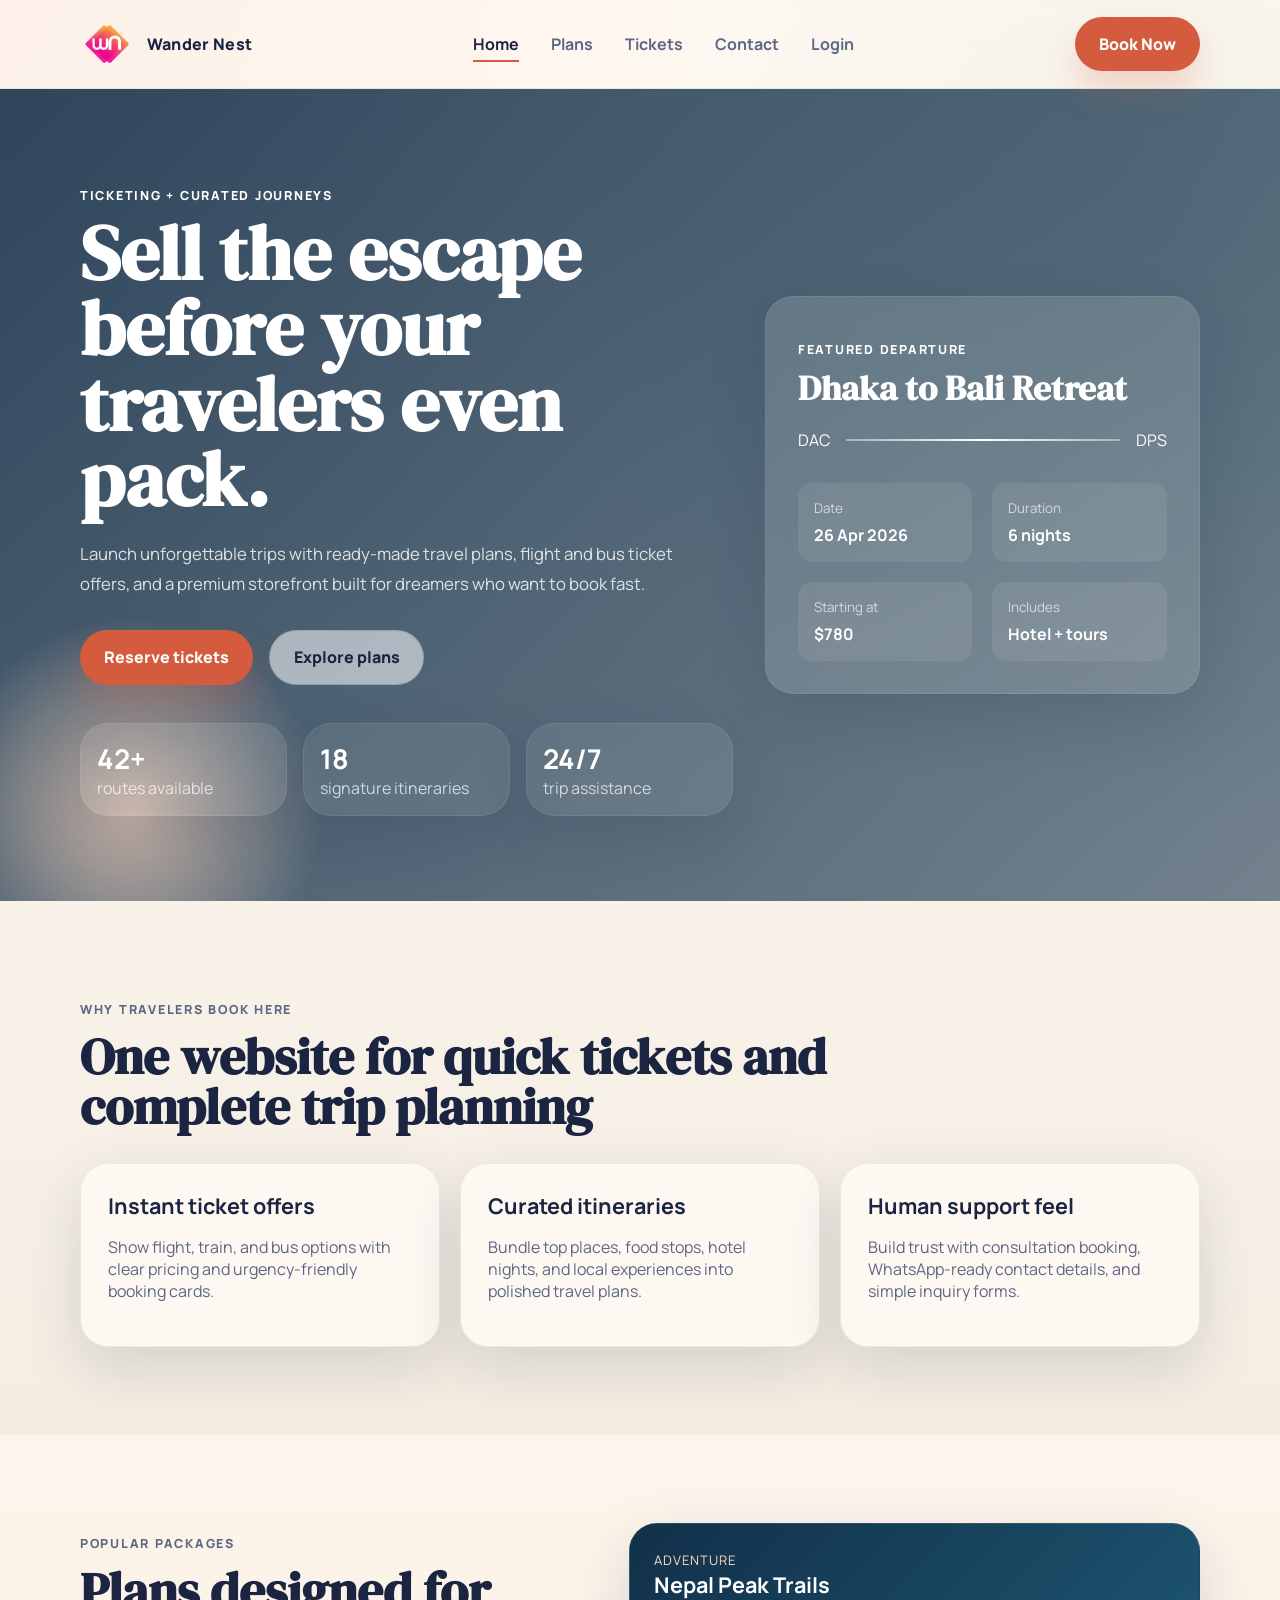
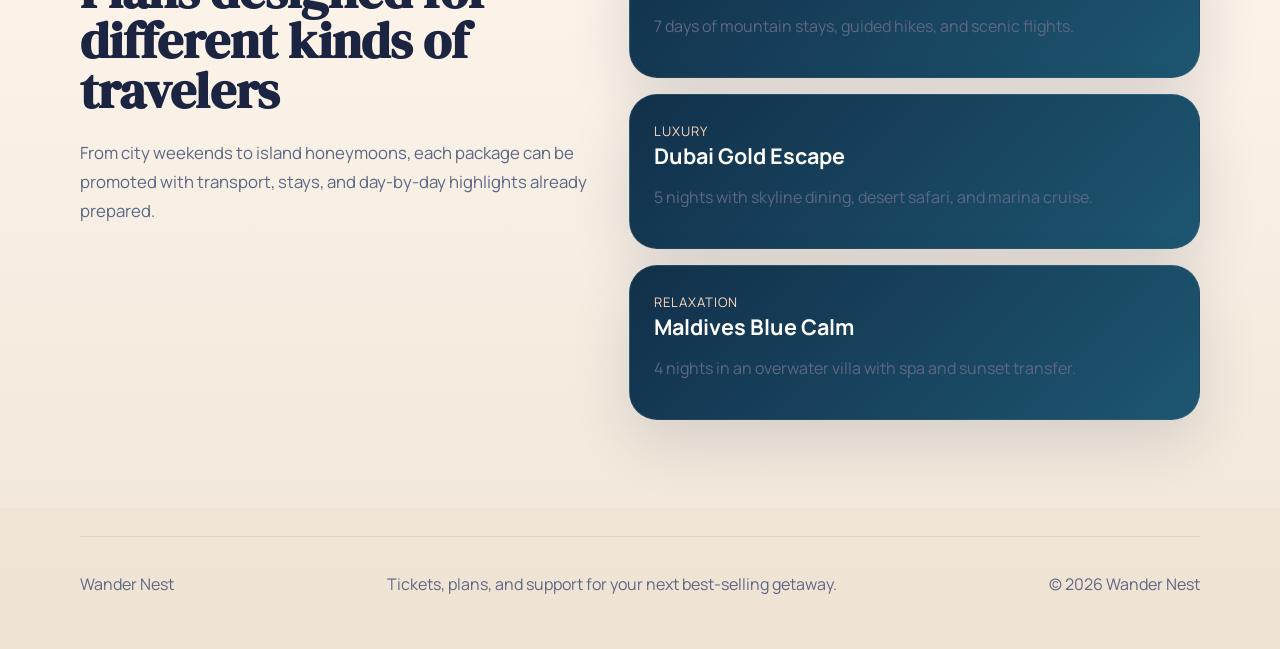
<file: index.html>
<!DOCTYPE html>
<html lang="en">
<head>
    <meta charset="UTF-8">
    <meta name="viewport" content="width=device-width, initial-scale=1.0">
    <title>Wander Nest | Tickets and Travel Plans</title>
    <link rel="preconnect" href="https://fonts.googleapis.com">
    <link rel="preconnect" href="https://fonts.gstatic.com" crossorigin>
    <link href="https://fonts.googleapis.com/css2?family=DM+Serif+Display:ital@0;1&family=Manrope:wght@400;500;600;700;800&display=swap" rel="stylesheet">
    <link rel="stylesheet" href="index.css">
</head>
<body data-page="home">
    <header class="site-header">
        <div class="container nav-shell">
            <a class="brand" href="index.html">
                <img src="Website-logo.png" alt="Wander Nest logo">
                <span>Wander Nest</span>
            </a>
            <button class="menu-toggle" type="button" aria-label="Toggle menu" aria-expanded="false">Menu</button>
            <nav class="site-nav">
                <a href="index.html" data-nav="home">Home</a>
                <a href="destinations.html" data-nav="destinations">Plans</a>
                <a href="tickets.html" data-nav="tickets">Tickets</a>
                <a href="contact.html" data-nav="contact">Contact</a>
                <a href="login.html">Login</a>
            </nav>
            <a class="nav-cta" href="tickets.html">Book Now</a>
        </div>
    </header>

    <main>
        <section class="hero">
            <div class="container hero-grid">
                <div class="hero-copy reveal">
                    <p class="eyebrow">Ticketing + curated journeys</p>
                    <h1>Sell the escape before your travelers even pack.</h1>
                    <p class="hero-text">
                        Launch unforgettable trips with ready-made travel plans, flight and bus ticket offers, and a premium storefront built for dreamers who want to book fast.
                    </p>
                    <div class="hero-actions">
                        <a class="button button-primary" href="tickets.html">Reserve tickets</a>
                        <a class="button button-secondary" href="destinations.html">Explore plans</a>
                    </div>
                    <ul class="hero-stats">
                        <li><strong>42+</strong><span>routes available</span></li>
                        <li><strong>18</strong><span>signature itineraries</span></li>
                        <li><strong>24/7</strong><span>trip assistance</span></li>
                    </ul>
                </div>
                <div class="hero-panel reveal">
                    <div class="glass-card booking-preview">
                        <p class="mini-label">Featured departure</p>
                        <h2>Dhaka to Bali Retreat</h2>
                        <div class="route-line">
                            <span>DAC</span>
                            <div></div>
                            <span>DPS</span>
                        </div>
                        <div class="preview-grid">
                            <article>
                                <span>Date</span>
                                <strong>26 Apr 2026</strong>
                            </article>
                            <article>
                                <span>Duration</span>
                                <strong>6 nights</strong>
                            </article>
                            <article>
                                <span>Starting at</span>
                                <strong>$780</strong>
                            </article>
                            <article>
                                <span>Includes</span>
                                <strong>Hotel + tours</strong>
                            </article>
                        </div>
                    </div>
                </div>
            </div>
        </section>

        <section class="section">
            <div class="container">
                <div class="section-head reveal">
                    <p class="eyebrow">Why travelers book here</p>
                    <h2>One website for quick tickets and complete trip planning</h2>
                </div>
                <div class="feature-grid">
                    <article class="info-card reveal">
                        <h3>Instant ticket offers</h3>
                        <p>Show flight, train, and bus options with clear pricing and urgency-friendly booking cards.</p>
                    </article>
                    <article class="info-card reveal">
                        <h3>Curated itineraries</h3>
                        <p>Bundle top places, food stops, hotel nights, and local experiences into polished travel plans.</p>
                    </article>
                    <article class="info-card reveal">
                        <h3>Human support feel</h3>
                        <p>Build trust with consultation booking, WhatsApp-ready contact details, and simple inquiry forms.</p>
                    </article>
                </div>
            </div>
        </section>

        <section class="section section-warm">
            <div class="container split-layout">
                <div class="reveal">
                    <p class="eyebrow">Popular packages</p>
                    <h2>Plans designed for different kinds of travelers</h2>
                    <p class="section-copy">
                        From city weekends to island honeymoons, each package can be promoted with transport, stays, and day-by-day highlights already prepared.
                    </p>
                </div>
                <div class="package-stack reveal">
                    <article class="package-card">
                        <span>Adventure</span>
                        <h3>Nepal Peak Trails</h3>
                        <p>7 days of mountain stays, guided hikes, and scenic flights.</p>
                    </article>
                    <article class="package-card">
                        <span>Luxury</span>
                        <h3>Dubai Gold Escape</h3>
                        <p>5 nights with skyline dining, desert safari, and marina cruise.</p>
                    </article>
                    <article class="package-card">
                        <span>Relaxation</span>
                        <h3>Maldives Blue Calm</h3>
                        <p>4 nights in an overwater villa with spa and sunset transfer.</p>
                    </article>
                </div>
            </div>
        </section>
    </main>

    <footer class="site-footer">
        <div class="container footer-shell">
            <p>Wander Nest</p>
            <p>Tickets, plans, and support for your next best-selling getaway.</p>
            <p>&copy; <span id="year"></span> Wander Nest</p>
        </div>
    </footer>

    <script src="t-script.js"></script>
</body>
</html>
</file>
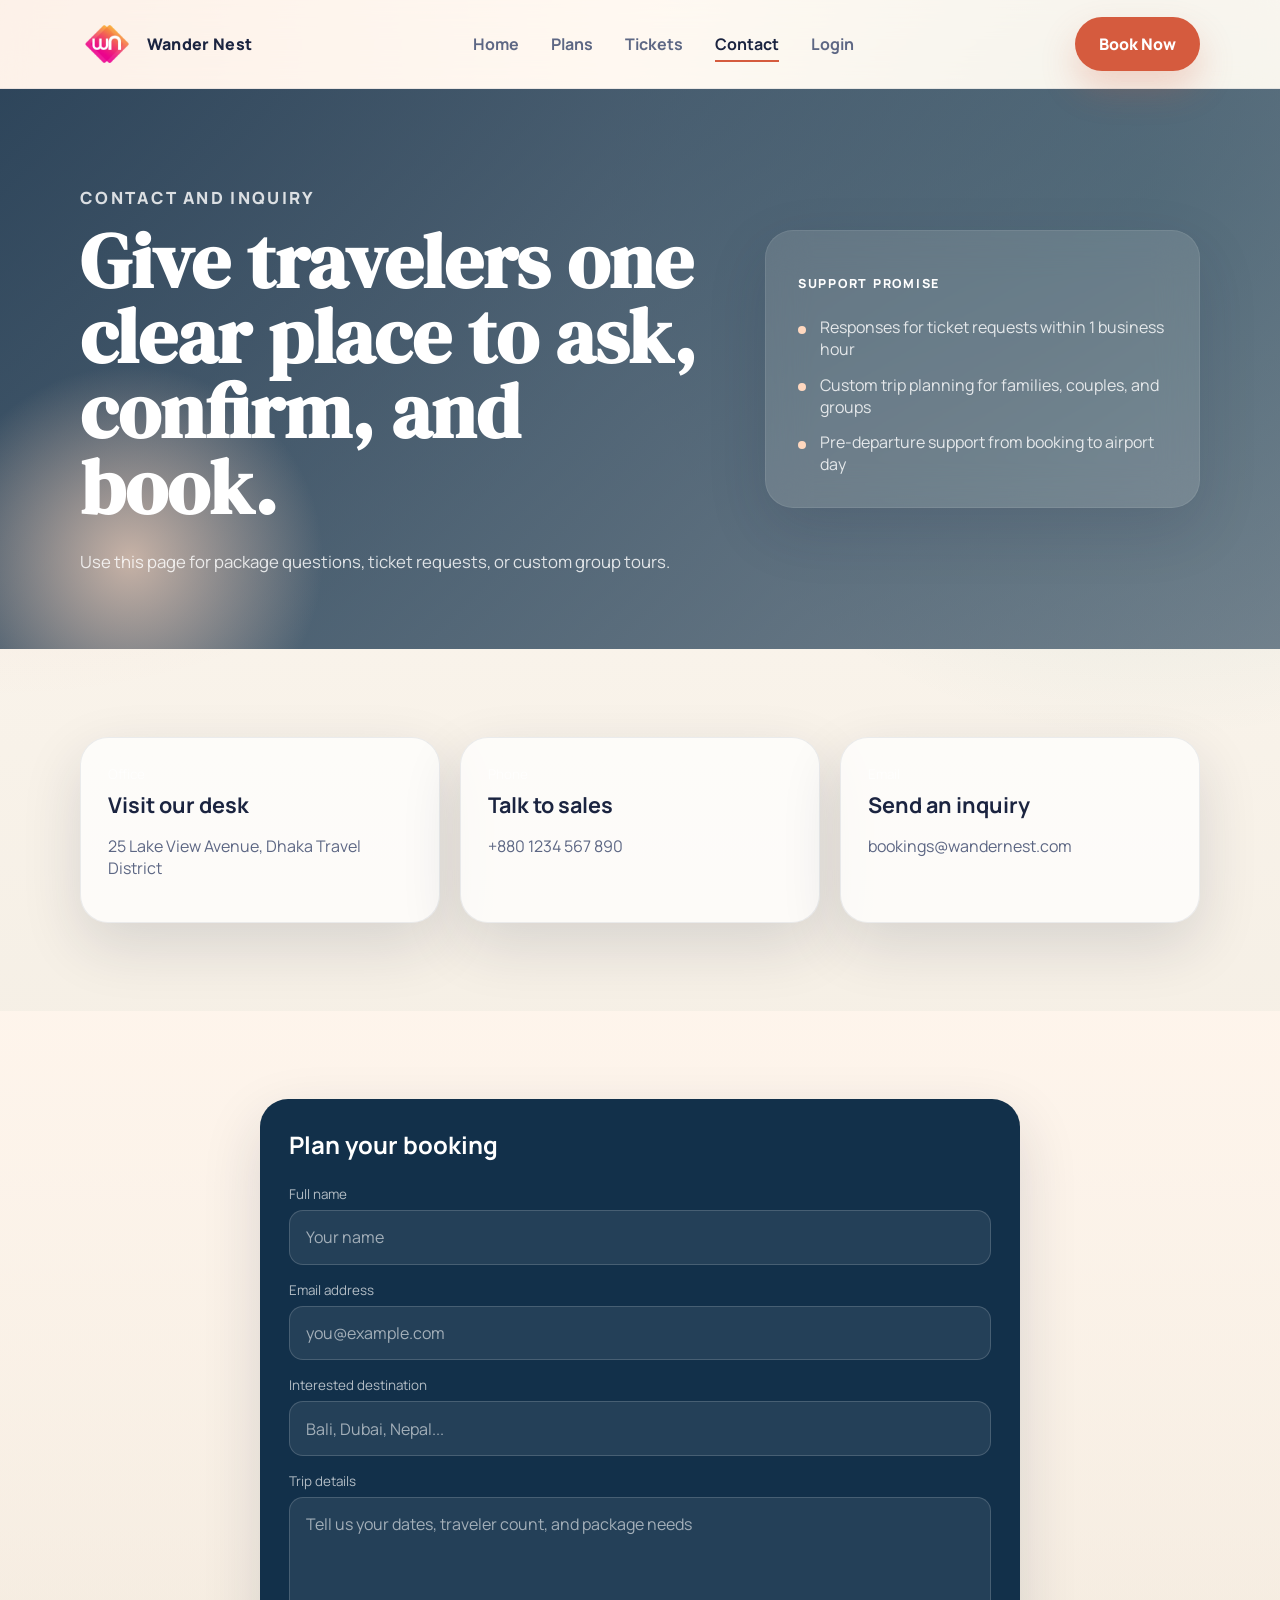
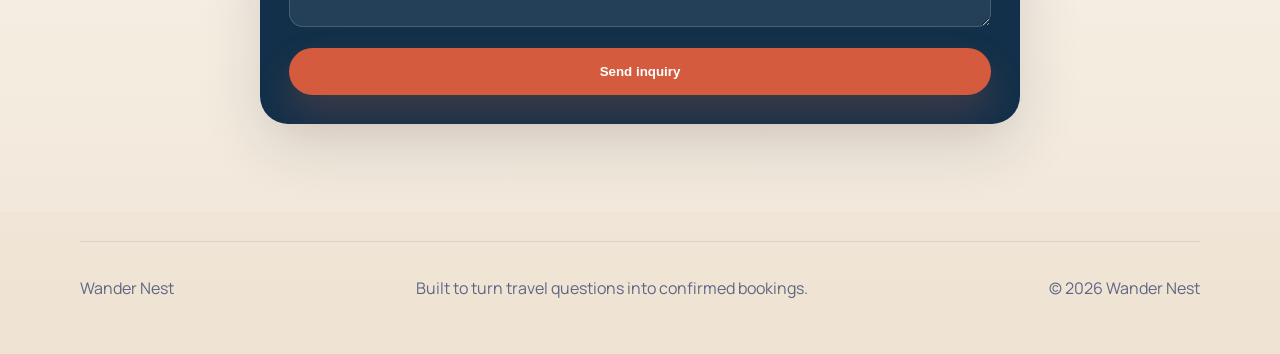
<file: contact.html>
<!DOCTYPE html>
<html lang="en">
<head>
    <meta charset="UTF-8">
    <meta name="viewport" content="width=device-width, initial-scale=1.0">
    <title>Wander Nest | Contact</title>
    <link rel="preconnect" href="https://fonts.googleapis.com">
    <link rel="preconnect" href="https://fonts.gstatic.com" crossorigin>
    <link href="https://fonts.googleapis.com/css2?family=DM+Serif+Display:ital@0;1&family=Manrope:wght@400;500;600;700;800&display=swap" rel="stylesheet">
    <link rel="stylesheet" href="contact.css">
</head>
<body data-page="contact">
    <header class="site-header">
        <div class="container nav-shell">
            <a class="brand" href="index.html">
                <img src="Website-logo.png" alt="Wander Nest logo">
                <span>Wander Nest</span>
            </a>
            <button class="menu-toggle" type="button" aria-label="Toggle menu" aria-expanded="false">Menu</button>
            <nav class="site-nav">
                <a href="index.html" data-nav="home">Home</a>
                <a href="destinations.html" data-nav="destinations">Plans</a>
                <a href="tickets.html" data-nav="tickets">Tickets</a>
                <a href="contact.html" data-nav="contact">Contact</a>
                <a href="login.html">Login</a>
            </nav>
            <a class="nav-cta" href="tickets.html">Book Now</a>
        </div>
    </header>

    <main>
        <section class="page-hero">
            <div class="container page-hero-grid">
                <div class="page-hero-copy reveal">
                    <p class="eyebrow">Contact and inquiry</p>
                    <h1>Give travelers one clear place to ask, confirm, and book.</h1>
                    <p>Use this page for package questions, ticket requests, or custom group tours.</p>
                </div>
                <div class="glass-card reveal">
                    <p class="mini-label">Support promise</p>
                    <ul class="bullet-list">
                        <li>Responses for ticket requests within 1 business hour</li>
                        <li>Custom trip planning for families, couples, and groups</li>
                        <li>Pre-departure support from booking to airport day</li>
                    </ul>
                </div>
            </div>
        </section>

        <section class="section">
            <div class="container contact-grid">
                <article class="contact-card reveal">
                    <span>Office</span>
                    <h3>Visit our desk</h3>
                    <p>25 Lake View Avenue, Dhaka Travel District</p>
                </article>
                <article class="contact-card reveal">
                    <span>Phone</span>
                    <h3>Talk to sales</h3>
                    <p>+880 1234 567 890</p>
                </article>
                <article class="contact-card reveal">
                    <span>Email</span>
                    <h3>Send an inquiry</h3>
                    <p>bookings@wandernest.com</p>
                </article>
            </div>
        </section>

        <section class="section section-warm">
            <div class="container" style="max-width: 760px;">
                <form class="form-shell reveal">
                    <h3>Plan your booking</h3>
                    <div class="form-grid">
                        <div>
                            <label for="name">Full name</label>
                            <input id="name" type="text" placeholder="Your name">
                        </div>
                        <div>
                            <label for="email">Email address</label>
                            <input id="email" type="email" placeholder="you@example.com">
                        </div>
                        <div>
                            <label for="destination">Interested destination</label>
                            <input id="destination" type="text" placeholder="Bali, Dubai, Nepal...">
                        </div>
                        <div>
                            <label for="message">Trip details</label>
                            <textarea id="message" placeholder="Tell us your dates, traveler count, and package needs"></textarea>
                        </div>
                        <button class="button button-primary" type="submit">Send inquiry</button>
                    </div>
                </form>
            </div>
        </section>
    </main>

    <footer class="site-footer">
        <div class="container footer-shell">
            <p>Wander Nest</p>
            <p>Built to turn travel questions into confirmed bookings.</p>
            <p>&copy; <span id="year"></span> Wander Nest</p>
        </div>
    </footer>

    <script src="t-script.js"></script>
</body>
</html>
</file>
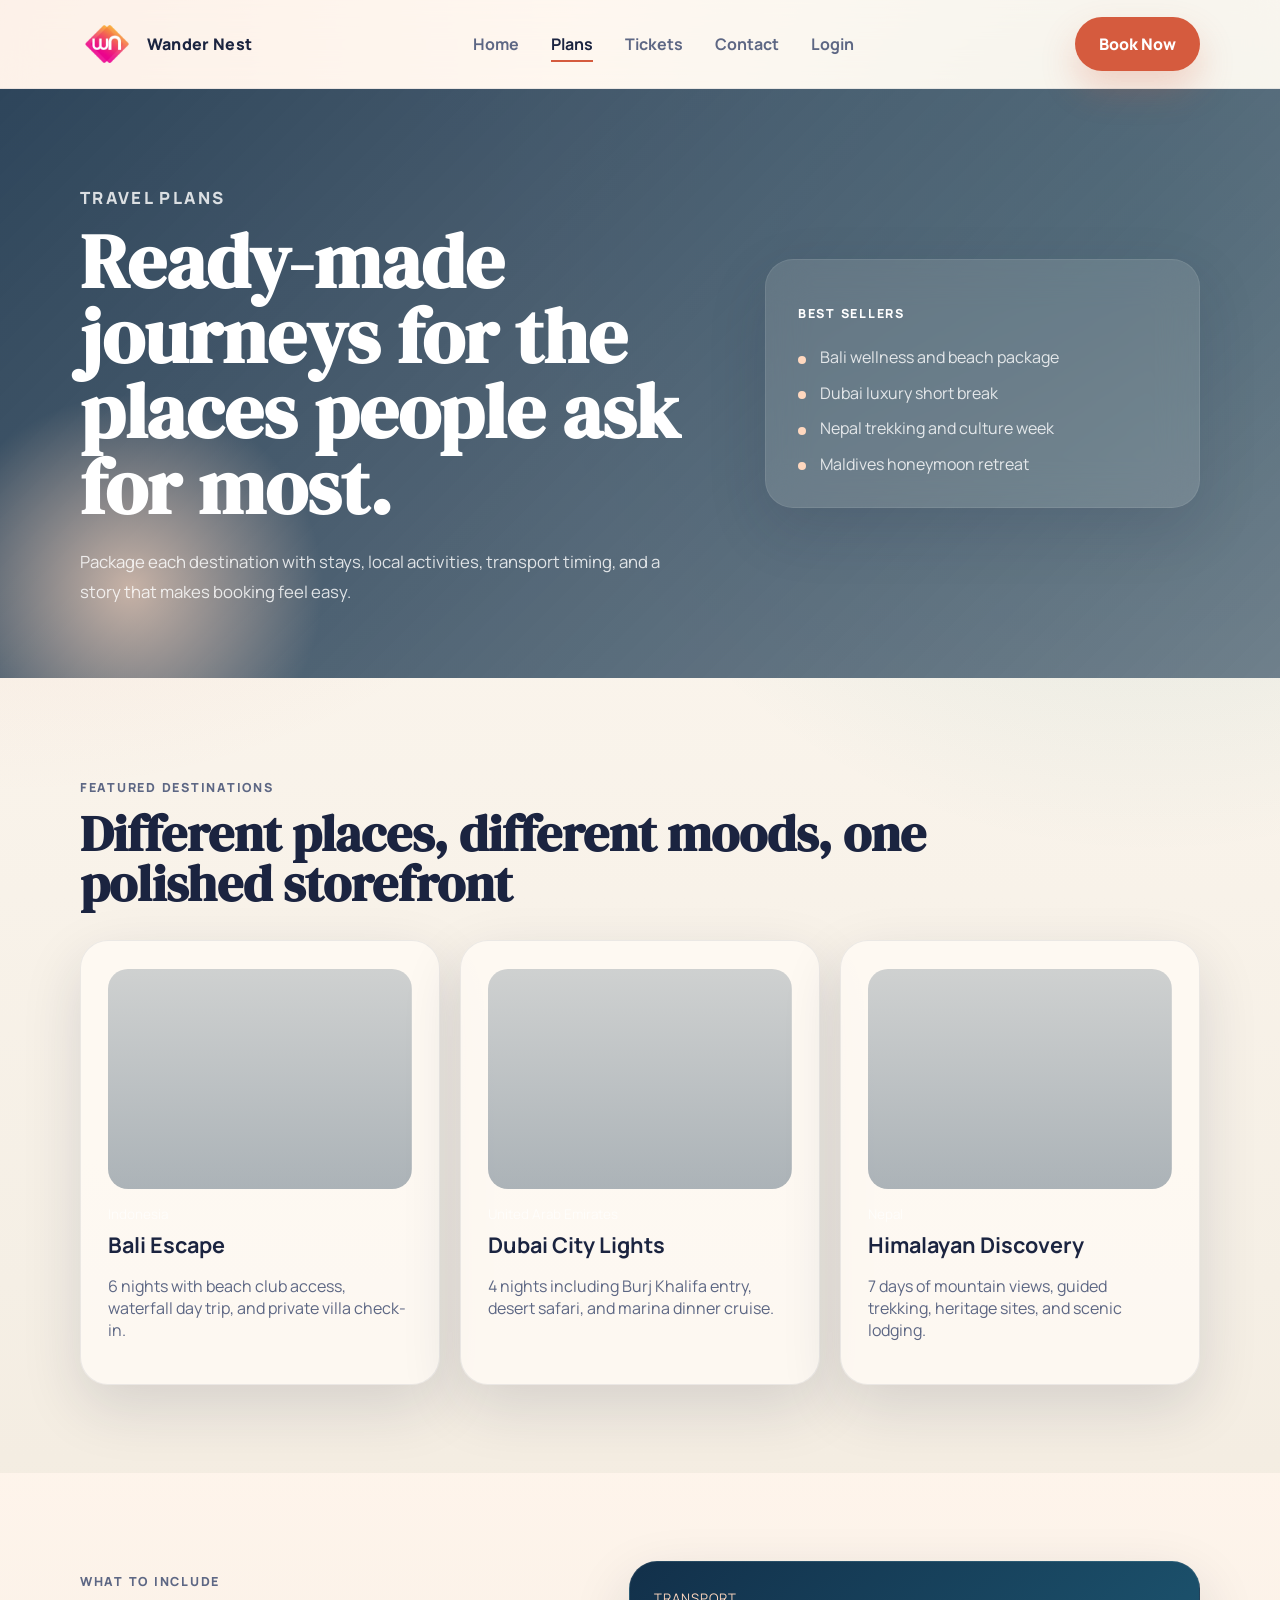
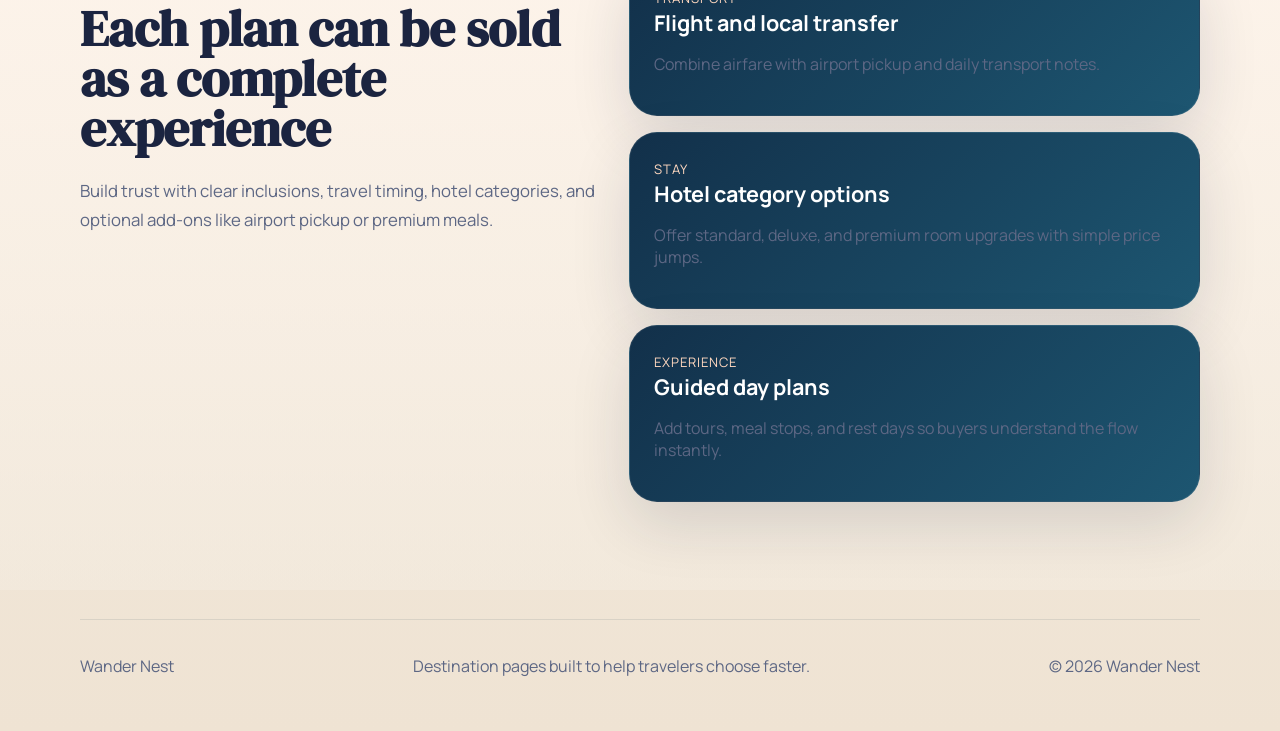
<file: destinations.html>
<!DOCTYPE html>
<html lang="en">
<head>
    <meta charset="UTF-8">
    <meta name="viewport" content="width=device-width, initial-scale=1.0">
    <title>Wander Nest | Travel Plans</title>
    <link rel="preconnect" href="https://fonts.googleapis.com">
    <link rel="preconnect" href="https://fonts.gstatic.com" crossorigin>
    <link href="https://fonts.googleapis.com/css2?family=DM+Serif+Display:ital@0;1&family=Manrope:wght@400;500;600;700;800&display=swap" rel="stylesheet">
    <link rel="stylesheet" href="destinations.css">
</head>
<body data-page="destinations">
    <header class="site-header">
        <div class="container nav-shell">
            <a class="brand" href="index.html">
                <img src="Website-logo.png" alt="Wander Nest logo">
                <span>Wander Nest</span>
            </a>
            <button class="menu-toggle" type="button" aria-label="Toggle menu" aria-expanded="false">Menu</button>
            <nav class="site-nav">
                <a href="index.html" data-nav="home">Home</a>
                <a href="destinations.html" data-nav="destinations">Plans</a>
                <a href="tickets.html" data-nav="tickets">Tickets</a>
                <a href="contact.html" data-nav="contact">Contact</a>
                <a href="login.html">Login</a>
            </nav>
            <a class="nav-cta" href="tickets.html">Book Now</a>
        </div>
    </header>

    <main>
        <section class="page-hero">
            <div class="container page-hero-grid">
                <div class="page-hero-copy reveal">
                    <p class="eyebrow">Travel plans</p>
                    <h1>Ready-made journeys for the places people ask for most.</h1>
                    <p>Package each destination with stays, local activities, transport timing, and a story that makes booking feel easy.</p>
                </div>
                <div class="glass-card reveal">
                    <p class="mini-label">Best sellers</p>
                    <ul class="bullet-list">
                        <li>Bali wellness and beach package</li>
                        <li>Dubai luxury short break</li>
                        <li>Nepal trekking and culture week</li>
                        <li>Maldives honeymoon retreat</li>
                    </ul>
                </div>
            </div>
        </section>

        <section class="section">
            <div class="container">
                <div class="section-head reveal">
                    <p class="eyebrow">Featured destinations</p>
                    <h2>Different places, different moods, one polished storefront</h2>
                </div>
                <div class="plan-grid">
                    <article class="plan-card reveal">
                        <div class="art"></div>
                        <span>Indonesia</span>
                        <h3>Bali Escape</h3>
                        <p>6 nights with beach club access, waterfall day trip, and private villa check-in.</p>
                    </article>
                    <article class="plan-card reveal">
                        <div class="art"></div>
                        <span>United Arab Emirates</span>
                        <h3>Dubai City Lights</h3>
                        <p>4 nights including Burj Khalifa entry, desert safari, and marina dinner cruise.</p>
                    </article>
                    <article class="plan-card reveal">
                        <div class="art"></div>
                        <span>Nepal</span>
                        <h3>Himalayan Discovery</h3>
                        <p>7 days of mountain views, guided trekking, heritage sites, and scenic lodging.</p>
                    </article>
                </div>
            </div>
        </section>

        <section class="section section-warm">
            <div class="container split-layout">
                <div class="reveal">
                    <p class="eyebrow">What to include</p>
                    <h2>Each plan can be sold as a complete experience</h2>
                    <p class="section-copy">Build trust with clear inclusions, travel timing, hotel categories, and optional add-ons like airport pickup or premium meals.</p>
                </div>
                <div class="package-stack reveal">
                    <article class="package-card">
                        <span>Transport</span>
                        <h3>Flight and local transfer</h3>
                        <p>Combine airfare with airport pickup and daily transport notes.</p>
                    </article>
                    <article class="package-card">
                        <span>Stay</span>
                        <h3>Hotel category options</h3>
                        <p>Offer standard, deluxe, and premium room upgrades with simple price jumps.</p>
                    </article>
                    <article class="package-card">
                        <span>Experience</span>
                        <h3>Guided day plans</h3>
                        <p>Add tours, meal stops, and rest days so buyers understand the flow instantly.</p>
                    </article>
                </div>
            </div>
        </section>
    </main>

    <footer class="site-footer">
        <div class="container footer-shell">
            <p>Wander Nest</p>
            <p>Destination pages built to help travelers choose faster.</p>
            <p>&copy; <span id="year"></span> Wander Nest</p>
        </div>
    </footer>

    <script src="t-script.js"></script>
</body>
</html>
</file>
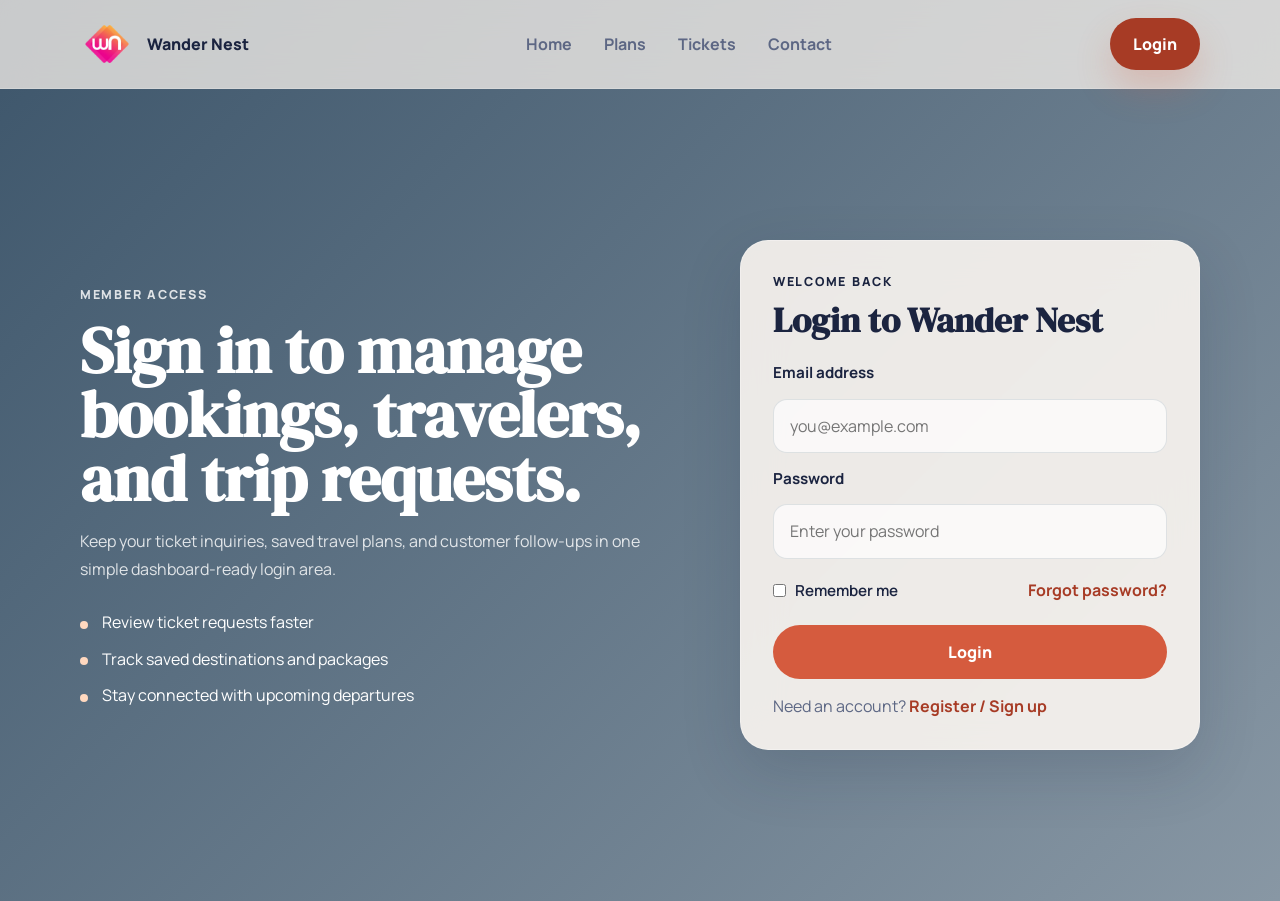
<file: login.html>
<!DOCTYPE html>
<html lang="en">
<head>
    <meta charset="UTF-8">
    <meta name="viewport" content="width=device-width, initial-scale=1.0">
    <title>Wander Nest | Login</title>
    <link rel="preconnect" href="https://fonts.googleapis.com">
    <link rel="preconnect" href="https://fonts.gstatic.com" crossorigin>
    <link href="https://fonts.googleapis.com/css2?family=DM+Serif+Display:ital@0;1&family=Manrope:wght@400;500;600;700;800&display=swap" rel="stylesheet">
    <link rel="stylesheet" href="login.css">
</head>
<body>
    <header class="site-header">
        <div class="container nav-shell">
            <a class="brand" href="index.html">
                <img src="Website-logo.png" alt="Wander Nest logo">
                <span>Wander Nest</span>
            </a>
            <nav class="site-nav">
                <a href="index.html">Home</a>
                <a href="destinations.html">Plans</a>
                <a href="tickets.html">Tickets</a>
                <a href="contact.html">Contact</a>
            </nav>
            <a class="nav-cta active-cta" href="login.html">Login</a>
        </div>
    </header>

    <main class="login-page">
        <section class="hero-copy">
            <p class="eyebrow">Member access</p>
            <h1>Sign in to manage bookings, travelers, and trip requests.</h1>
            <p>
                Keep your ticket inquiries, saved travel plans, and customer follow-ups in one simple dashboard-ready login area.
            </p>
            <ul class="benefits">
                <li>Review ticket requests faster</li>
                <li>Track saved destinations and packages</li>
                <li>Stay connected with upcoming departures</li>
            </ul>
        </section>

        <section class="login-card">
            <p class="card-label">Welcome back</p>
            <h2>Login to Wander Nest</h2>
            <form>
                <label for="email">Email address</label>
                <input type="email" id="email" placeholder="you@example.com" required>

                <label for="password">Password</label>
                <input type="password" id="password" placeholder="Enter your password" required>

                <div class="login-row">
                    <label class="checkbox">
                        <input type="checkbox">
                        <span>Remember me</span>
                    </label>
                    <a href="#">Forgot password?</a>
                </div>

                <button type="submit">Login</button>
            </form>
            <p class="signup-text">Need an account? <a href="#">Register / Sign up</a></p>
        </section>
    </main>
</body>
</html>
</file>
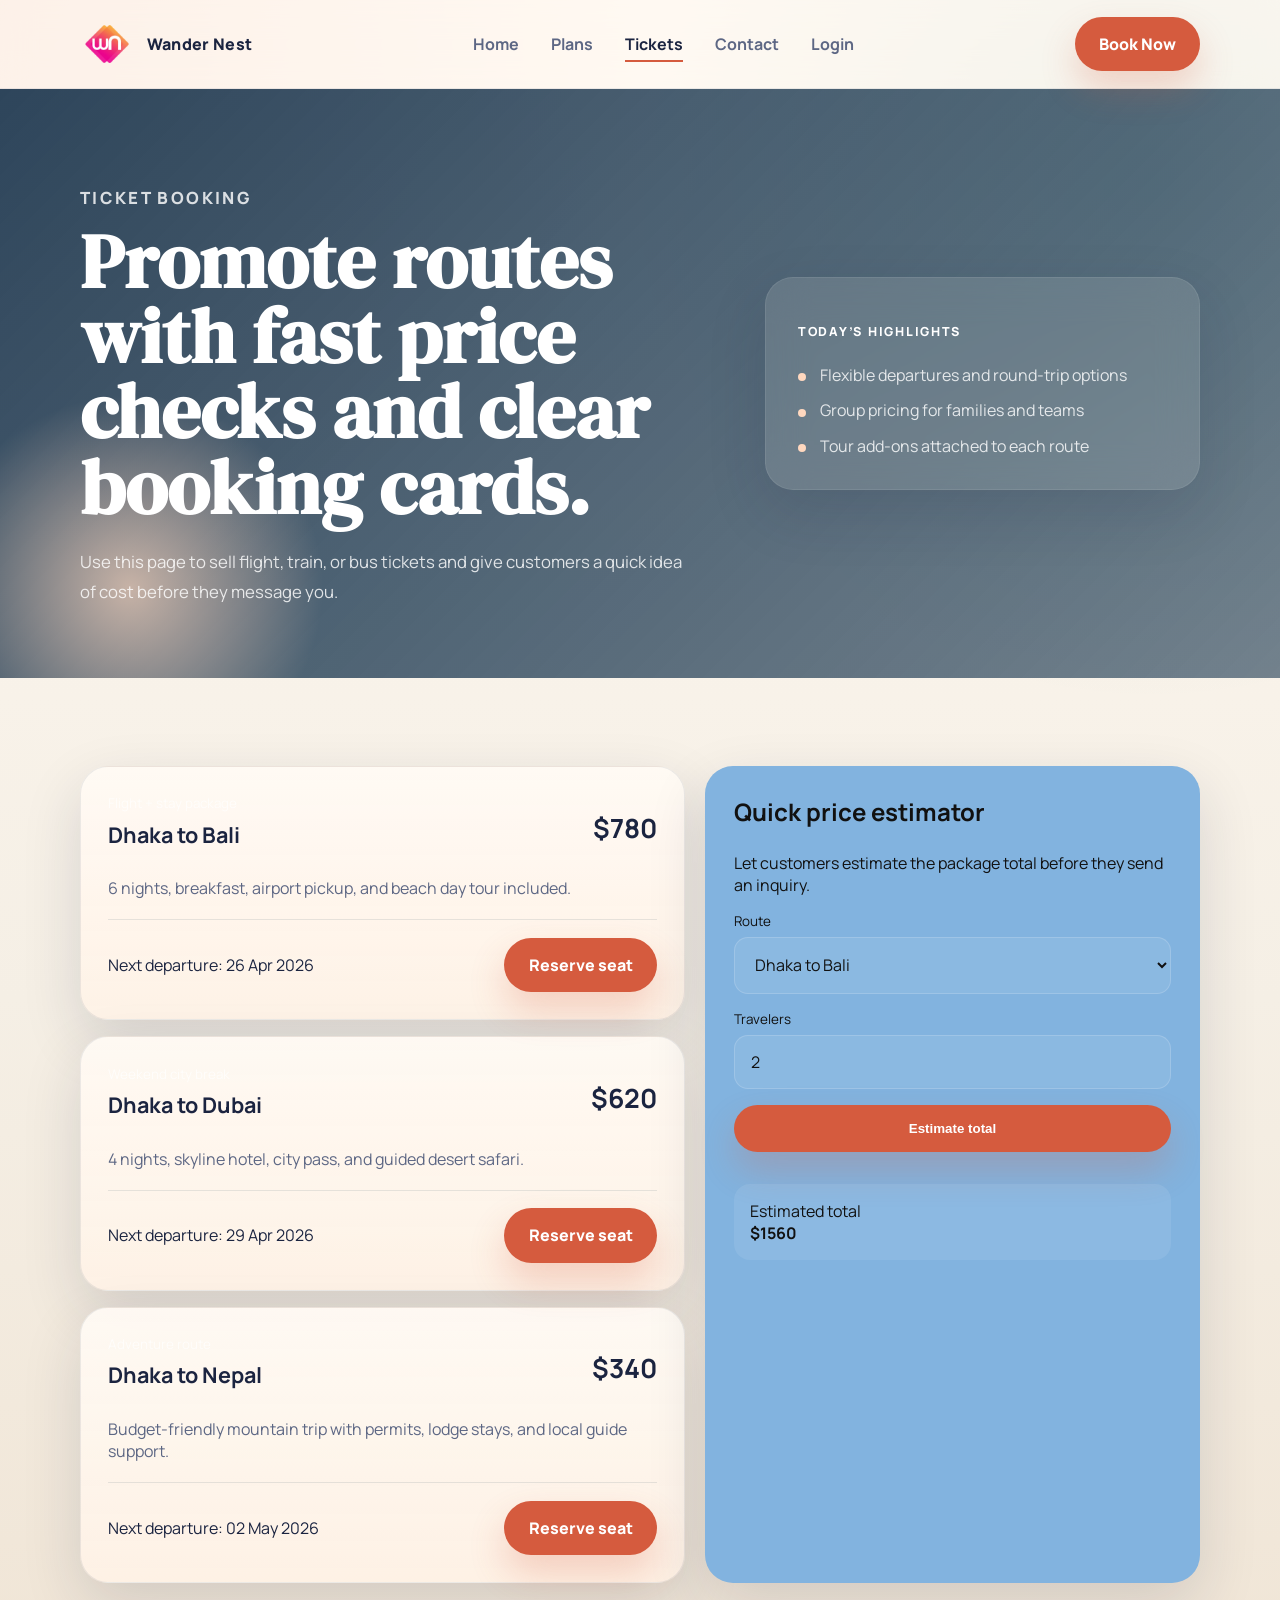
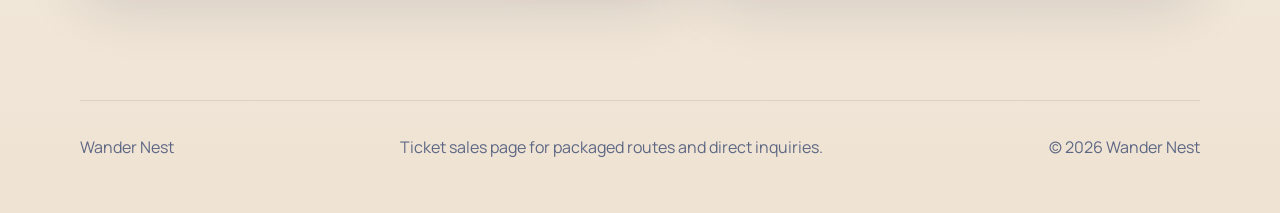
<file: tickets.html>
<!DOCTYPE html>
<html lang="en">
<head>
    <meta charset="UTF-8">
    <meta name="viewport" content="width=device-width, initial-scale=1.0">
    <title>Wander Nest | Sell Tickets</title>
    <link rel="preconnect" href="https://fonts.googleapis.com">
    <link rel="preconnect" href="https://fonts.gstatic.com" crossorigin>
    <link href="https://fonts.googleapis.com/css2?family=DM+Serif+Display:ital@0;1&family=Manrope:wght@400;500;600;700;800&display=swap" rel="stylesheet">
    <link rel="stylesheet" href="tickets.css">
</head>
<body data-page="tickets">
    <header class="site-header">
        <div class="container nav-shell">
            <a class="brand" href="index.html">
                <img src="Website-logo.png" alt="Wander Nest logo">
                <span>Wander Nest</span>
            </a>
            <button class="menu-toggle" type="button" aria-label="Toggle menu" aria-expanded="false">Menu</button>
            <nav class="site-nav">
                <a href="index.html" data-nav="home">Home</a>
                <a href="destinations.html" data-nav="destinations">Plans</a>
                <a href="tickets.html" data-nav="tickets">Tickets</a>
                <a href="contact.html" data-nav="contact">Contact</a>
                <a href="login.html">Login</a>
            </nav>
            <a class="nav-cta" href="tickets.html">Book Now</a>
        </div>
    </header>

    <main>
        <section class="page-hero">
            <div class="container page-hero-grid">
                <div class="page-hero-copy reveal">
                    <p class="eyebrow">Ticket booking</p>
                    <h1>Promote routes with fast price checks and clear booking cards.</h1>
                    <p>Use this page to sell flight, train, or bus tickets and give customers a quick idea of cost before they message you.</p>
                </div>
                <div class="glass-card reveal">
                    <p class="mini-label">Today’s highlights</p>
                    <ul class="bullet-list">
                        <li>Flexible departures and round-trip options</li>
                        <li>Group pricing for families and teams</li>
                        <li>Tour add-ons attached to each route</li>
                    </ul>
                </div>
            </div>
        </section>

        <section class="section">
            <div class="container ticket-grid">
                <div class="reveal">
                    <div class="ticket-card">
                        <div class="ticket-topline">
                            <div>
                                <span class="label">Flight + stay package</span>
                                <h3>Dhaka to Bali</h3>
                            </div>
                            <strong class="price-tag">$780</strong>
                        </div>
                        <p>6 nights, breakfast, airport pickup, and beach day tour included.</p>
                        <div class="ticket-bottomline">
                            <span>Next departure: 26 Apr 2026</span>
                            <a class="button button-primary" href="contact.html">Reserve seat</a>
                        </div>
                    </div>
                    <div class="ticket-card" style="margin-top: 1rem;">
                        <div class="ticket-topline">
                            <div>
                                <span class="label">Weekend city break</span>
                                <h3>Dhaka to Dubai</h3>
                            </div>
                            <strong class="price-tag">$620</strong>
                        </div>
                        <p>4 nights, skyline hotel, city pass, and guided desert safari.</p>
                        <div class="ticket-bottomline">
                            <span>Next departure: 29 Apr 2026</span>
                            <a class="button button-primary" href="contact.html">Reserve seat</a>
                        </div>
                    </div>
                    <div class="ticket-card" style="margin-top: 1rem;">
                        <div class="ticket-topline">
                            <div>
                                <span class="label">Adventure route</span>
                                <h3>Dhaka to Nepal</h3>
                            </div>
                            <strong class="price-tag">$340</strong>
                        </div>
                        <p>Budget-friendly mountain trip with permits, lodge stays, and local guide support.</p>
                        <div class="ticket-bottomline">
                            <span>Next departure: 02 May 2026</span>
                            <a class="button button-primary" href="contact.html">Reserve seat</a>
                        </div>
                    </div>
                </div>

                <aside class="form-shell reveal">
                    <h3>Quick price estimator</h3>
                    <p>Let customers estimate the package total before they send an inquiry.</p>
                    <div class="form-grid">
                        <div>
                            <label for="route" style="color: #111;">Route</label>
                            <select id="route">
                                <option value="bali">Dhaka to Bali</option>
                                <option value="dubai">Dhaka to Dubai</option>
                                <option value="nepal">Dhaka to Nepal</option>
                                <option value="maldives">Dhaka to Maldives</option>
                                <option value="japan">Dhaka to Japan</option>
                                <option value="switzerland">Dhaka to Switzerland</option>
                                <option value="china">Dhaka to China</option>
                                <option value="kashmir">Dhaka to Kashmir</option>
                            </select>
                        </div>
                        <div>
                            <label for="travelers" style="color: #111;">Travelers</label>
                            <input id="travelers" type="number" min="1" value="2">
                        </div>
                        <button class="button button-primary" id="estimate-price" type="button">Estimate total</button>
                        <div class="price-box">
                            <p>Estimated total</p>
                            <strong id="estimated-total">$1560</strong>
                        </div>
                    </div>
                </aside>
            </div>
        </section>
    </main>

    <footer class="site-footer">
        <div class="container footer-shell">
            <p>Wander Nest</p>
            <p>Ticket sales page for packaged routes and direct inquiries.</p>
            <p>&copy; <span id="year"></span> Wander Nest</p>
        </div>
    </footer>

    <script src="t-script.js"></script>
</body>
</html>
</file>
<file: index.css>
@import url("shared.css");
</file>
<file: contact.css>
@import url("shared.css");

.contact-grid {
  grid-template-columns: repeat(3, minmax(0, 1fr));
}

.contact-card {
  background: rgba(255, 255, 255, 0.72);
}

.form-shell {
  background: #12304a;
  color: #fff;
  border-radius: var(--radius-lg);
  padding: 1.8rem;
  box-shadow: var(--shadow);
}

.form-shell h3 {
  margin-top: 0;
  font-size: 1.5rem;
}

.form-grid {
  display: grid;
  gap: 1rem;
}

.form-shell input,
.form-shell select,
.form-shell textarea {
  width: 100%;
  border: 1px solid rgba(255, 255, 255, 0.16);
  border-radius: 14px;
  padding: 0.95rem 1rem;
  background: rgba(255, 255, 255, 0.08);
  color: #fff;
  font: inherit;
}

.form-shell input::placeholder,
.form-shell textarea::placeholder {
  color: rgba(255, 255, 255, 0.58);
}

.form-shell textarea {
  min-height: 130px;
  resize: vertical;
}
</file>
<file: destinations.css>
@import url("shared.css");

.plan-grid {
  grid-template-columns: repeat(3, minmax(0, 1fr));
}

.plan-card {
  overflow: hidden;
}

.plan-card .art {
  height: 220px;
  border-radius: var(--radius-md);
  margin-bottom: 1rem;
  background-size: cover;
  background-position: center;
}

.plan-card:nth-child(1) .art {
  background-image: linear-gradient(rgba(18, 48, 74, 0.2), rgba(18, 48, 74, 0.35)), url("https://images.unsplash.com/photo-1512100356356-de1b84283e18?auto=format&fit=crop&w=1000&q=80");
}

.plan-card:nth-child(2) .art {
  background-image: linear-gradient(rgba(18, 48, 74, 0.2), rgba(18, 48, 74, 0.35)), url("https://images.unsplash.com/photo-1530521954074-e64f6810b32d?auto=format&fit=crop&w=1000&q=80");
}

.plan-card:nth-child(3) .art {
  background-image: linear-gradient(rgba(18, 48, 74, 0.2), rgba(18, 48, 74, 0.35)), url("https://images.unsplash.com/photo-1506744038136-46273834b3fb?auto=format&fit=crop&w=1000&q=80");
}
</file>
<file: login.css>
:root {
  --bg: #f5efe5;
  --paper: rgba(255, 250, 244, 0.88);
  --text: #1b2440;
  --muted: #5d6784;
  --accent: #d55b3e;
  --accent-deep: #a73b25;
  --line: rgba(18, 48, 74, 0.12);
  --shadow: 0 22px 60px rgba(26, 38, 61, 0.16);
}

* {
  box-sizing: border-box;
}

body {
  margin: 0;
  min-height: 100vh;
  font-family: "Manrope", sans-serif;
  color: var(--text);
  background:
    linear-gradient(135deg, rgba(18, 48, 74, 0.82), rgba(18, 48, 74, 0.5)),
    url("https://images.unsplash.com/photo-1500530855697-b586d89ba3ee?auto=format&fit=crop&w=1600&q=80") center/cover fixed;
}

a {
  color: inherit;
  text-decoration: none;
}

.container {
  width: min(1120px, calc(100% - 2rem));
  margin: 0 auto;
}

.site-header {
  background: rgba(255, 249, 242, 0.72);
  backdrop-filter: blur(16px);
  border-bottom: 1px solid rgba(255, 255, 255, 0.18);
}

.nav-shell {
  min-height: 88px;
  display: flex;
  align-items: center;
  justify-content: space-between;
  gap: 1rem;
}

.brand {
  display: inline-flex;
  align-items: center;
  gap: 0.8rem;
  font-weight: 800;
}

.brand img {
  width: 54px;
  height: 54px;
  object-fit: contain;
}

.site-nav {
  display: flex;
  gap: 2rem;
}

.site-nav a {
  font-weight: 700;
  color: var(--muted);
}

.site-nav a:hover {
  color: var(--text);
}

.nav-cta {
  display: inline-flex;
  align-items: center;
  justify-content: center;
  padding: 0.95rem 1.45rem;
  border-radius: 999px;
  font-weight: 800;
  background: var(--accent);
  color: #fff;
  box-shadow: 0 18px 36px rgba(213, 91, 62, 0.24);
}

.active-cta {
  background: var(--accent-deep);
}

.login-page {
  width: min(1120px, calc(100% - 2rem));
  margin: 0 auto;
  min-height: calc(100vh - 88px);
  display: grid;
  grid-template-columns: 1fr 460px;
  gap: 2rem;
  align-items: center;
  padding: 3rem 0;
}

.hero-copy {
  color: #fff;
}

.eyebrow,
.card-label {
  margin: 0 0 0.8rem;
  text-transform: uppercase;
  letter-spacing: 0.14em;
  font-size: 0.78rem;
  font-weight: 800;
}

.hero-copy h1,
.login-card h2 {
  margin: 0;
  font-family: "DM Serif Display", serif;
  line-height: 1;
}

.hero-copy h1 {
  font-size: clamp(3rem, 5vw, 5rem);
}

.hero-copy p {
  max-width: 58ch;
  line-height: 1.75;
  color: rgba(255, 255, 255, 0.82);
}

.benefits {
  list-style: none;
  padding: 0;
  margin: 1.8rem 0 0;
  display: grid;
  gap: 0.9rem;
}

.benefits li {
  position: relative;
  padding-left: 1.4rem;
}

.benefits li::before {
  content: "";
  position: absolute;
  left: 0;
  top: 0.6rem;
  width: 8px;
  height: 8px;
  border-radius: 50%;
  background: #ffd8bf;
}

.login-card {
  background: var(--paper);
  backdrop-filter: blur(20px);
  border: 1px solid rgba(255, 255, 255, 0.3);
  border-radius: 28px;
  box-shadow: var(--shadow);
  padding: 2rem;
}

.login-card h2 {
  font-size: 2.2rem;
  margin-bottom: 1.5rem;
}

form {
  display: grid;
  gap: 0.95rem;
}

label {
  font-weight: 700;
  font-size: 0.95rem;
}

input {
  width: 100%;
  border: 1px solid var(--line);
  border-radius: 14px;
  padding: 0.95rem 1rem;
  font: inherit;
  background: rgba(255, 255, 255, 0.7);
}

.login-row {
  display: flex;
  justify-content: space-between;
  gap: 1rem;
  align-items: center;
  margin: 0.35rem 0 0.5rem;
}

.checkbox {
  display: inline-flex;
  align-items: center;
  gap: 0.55rem;
  font-weight: 600;
}

.checkbox input {
  width: auto;
  margin: 0;
}

.login-row a,
.signup-text a {
  color: var(--accent-deep);
  font-weight: 700;
}

button {
  width: 100%;
  border: none;
  border-radius: 999px;
  padding: 1rem 1.2rem;
  font: inherit;
  font-weight: 800;
  background: var(--accent);
  color: #fff;
  cursor: pointer;
}

.signup-text {
  margin-bottom: 0;
  color: var(--muted);
}

@media (max-width: 920px) {
  .login-page {
    grid-template-columns: 1fr;
  }

  .site-nav {
    display: none;
  }
}

@media (max-width: 640px) {
  .nav-shell {
    flex-wrap: wrap;
    justify-content: center;
    padding: 1rem 0;
  }

  .login-card {
    padding: 1.5rem;
  }

  .login-row {
    flex-direction: column;
    align-items: flex-start;
  }
}
</file>
<file: tickets.css>
@import url("shared.css");

.ticket-grid {
  grid-template-columns: 1.1fr 0.9fr;
}

.ticket-card {
  background: linear-gradient(180deg, rgba(255, 250, 244, 0.94), rgba(255, 242, 230, 0.9));
}

.ticket-topline,
.ticket-bottomline {
  display: flex;
  justify-content: space-between;
  gap: 1rem;
  align-items: center;
}

.ticket-topline strong,
.price-tag {
  font-size: 1.65rem;
}

.ticket-bottomline {
  margin-top: 1.25rem;
  padding-top: 1.1rem;
  border-top: 1px solid rgba(18, 48, 74, 0.1);
}

.form-shell {
  background: #82b3df;
  color: #111;
  border-radius: var(--radius-lg);
  padding: 1.8rem;
  box-shadow: var(--shadow);
}

.form-shell h3 {
  margin-top: 0;
  font-size: 1.5rem;
}

.form-grid {
  display: grid;
  gap: 1rem;
}

.form-shell input,
.form-shell select,
.form-shell textarea {
  width: 100%;
  border: 1px solid rgba(255, 255, 255, 0.16);
  border-radius: 14px;
  padding: 0.95rem 1rem;
  background: rgba(255, 255, 255, 0.08);
  color: #111;
  font: inherit;
}

.form-shell input::placeholder,
.form-shell textarea::placeholder {
  color: rgba(255, 255, 255, 0.58);
}

.form-shell textarea {
  min-height: 130px;
  resize: vertical;
}

.price-box {
  margin-top: 1rem;
  padding: 1rem;
  border-radius: 16px;
  background: rgba(255, 255, 255, 0.08);
}

.price-box p {
  margin: 0;
}
select{
  z-index: 200;
}
</file>
